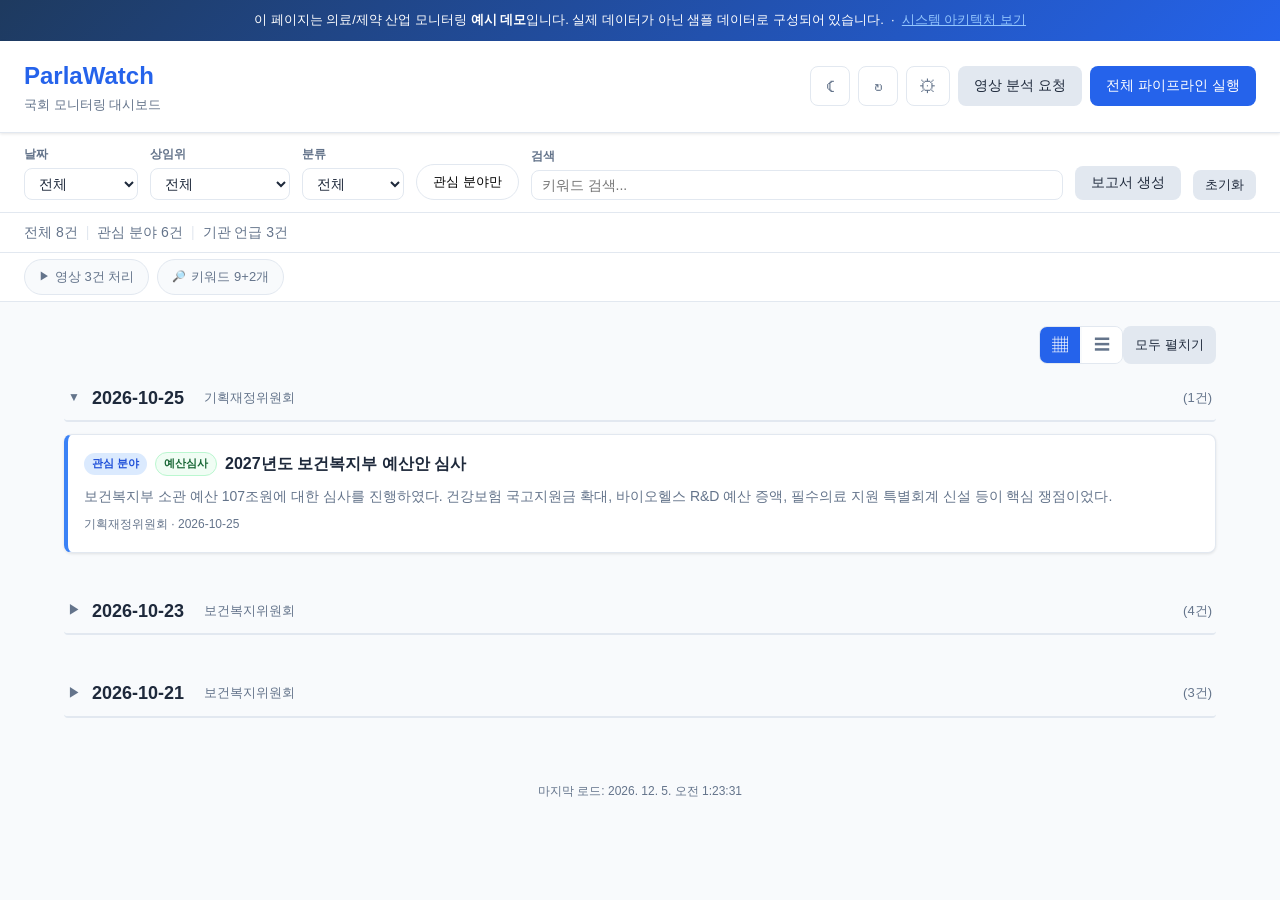
<file: docs/index.html>
<!DOCTYPE html>
<html lang="ko">
<head>
  <meta charset="UTF-8">
  <meta name="viewport" content="width=device-width, initial-scale=1.0">
  <title>ParlaWatch — 국회 모니터링 대시보드</title>
  <link rel="stylesheet" href="styles.css">
</head>
<body>
  <!-- 데모 배너 -->
  <div id="demo-banner" style="background:linear-gradient(135deg,#1e3a5f,#2563eb);color:#fff;padding:10px 24px;text-align:center;font-size:13px;">
    이 페이지는 의료/제약 산업 모니터링 <strong>예시 데모</strong>입니다. 실제 데이터가 아닌 샘플 데이터로 구성되어 있습니다.
    &nbsp;·&nbsp; <a href="architecture.html" style="color:#93c5fd;text-decoration:underline;">시스템 아키텍처 보기</a>
  </div>

  <!-- 본문 -->
  <div id="app-content">

  <!-- 헤더 -->
  <header class="header">
    <div class="header-left">
      <h1 class="header-title">ParlaWatch</h1>
      <p class="header-subtitle">국회 모니터링 대시보드</p>
    </div>
    <div class="header-right">
      <button id="btn-theme" class="btn btn-icon btn-theme" onclick="toggleTheme()" title="다크모드 전환">&#9790;</button>
      <button id="btn-refresh" class="btn btn-icon" onclick="refreshData()" title="새로고침">&#8635;</button>
      <button class="btn btn-icon" onclick="openSettingsModal()" title="설정">&#9881;</button>
      <button class="btn btn-secondary" onclick="openManualModal()">영상 분석 요청</button>
      <button id="btn-trigger" class="btn btn-primary" onclick="triggerPipeline()">
        전체 파이프라인 실행
      </button>
    </div>
  </header>

  <!-- 필터바 -->
  <div class="filter-bar">
    <div class="filter-group">
      <label for="filter-date">날짜</label>
      <select id="filter-date" onchange="applyFilters()">
        <option value="">전체</option>
      </select>
    </div>
    <div class="filter-group">
      <label for="filter-committee">상임위</label>
      <select id="filter-committee" onchange="applyFilters()">
        <option value="">전체</option>
      </select>
    </div>
    <div class="filter-group">
      <label for="filter-category">분류</label>
      <select id="filter-category" onchange="applyFilters()">
        <option value="">전체</option>
        <option value="domain">관심 분야</option>
        <option value="general">일반</option>
      </select>
    </div>
    <div class="filter-group filter-group-toggle">
      <button id="btn-domain-toggle" class="btn btn-chip" onclick="toggleDomainFilter()">관심 분야만</button>
    </div>
    <div class="filter-group filter-search">
      <label for="filter-search">검색</label>
      <input type="text" id="filter-search" placeholder="키워드 검색..." oninput="applyFilters()">
    </div>
    <div class="filter-group">
      <button class="btn btn-secondary" onclick="openReportModal()">보고서 생성</button>
    </div>
    <div class="filter-group">
      <button class="btn btn-secondary btn-sm" onclick="resetFilters()">초기화</button>
    </div>
  </div>

  <!-- 통계 요약 바 -->
  <div id="stats-bar" class="stats-bar" style="display:none;">
    <span id="stats-total">전체 0건</span>
    <span class="stats-divider">|</span>
    <span id="stats-domain">관심 분야 0건</span>
    <span class="stats-divider">|</span>
    <span id="stats-company">기관 언급 0건</span>
  </div>

  <!-- 정보 칩 -->
  <div id="info-chips" class="info-chips" style="display:none;">
    <button class="info-chip" id="chip-videos" onclick="openInfoModal('videos')">
      <span class="info-chip-icon">&#9654;</span>
      <span id="chip-videos-label">영상 0건 처리</span>
    </button>
    <button class="info-chip" id="chip-keywords" onclick="openInfoModal('keywords')">
      <span class="info-chip-icon">&#128270;</span>
      <span id="chip-keywords-label">키워드 0개</span>
    </button>
  </div>

  <!-- 정보 모달: 처리된 영상 -->
  <div id="modal-videos" class="modal" style="display:none;">
    <div class="modal-content modal-medium">
      <div class="modal-header">
        <h2>처리된 영상 목록</h2>
        <button class="modal-close" onclick="closeInfoModal('videos')">&times;</button>
      </div>
      <div class="modal-body" id="modal-videos-body"></div>
    </div>
  </div>

  <!-- 정보 모달: 키워드 -->
  <div id="modal-keywords" class="modal" style="display:none;">
    <div class="modal-content modal-medium">
      <div class="modal-header">
        <h2>모니터링 키워드</h2>
        <button class="modal-close" onclick="closeInfoModal('keywords')">&times;</button>
      </div>
      <div class="modal-body" id="modal-keywords-body"></div>
    </div>
  </div>

  <!-- 파이프라인 상태 바 -->
  <div id="pipeline-status" class="pipeline-status" style="display:none;">
    <div class="pipeline-status-inner">
      <span id="pipeline-status-icon" class="pipeline-icon">&#9696;</span>
      <span id="pipeline-status-text">파이프라인 실행 중...</span>
      <span id="pipeline-status-time" class="pipeline-time"></span>
      <a id="pipeline-status-link" class="pipeline-link" href="#" target="_blank" rel="noopener">Actions에서 보기</a>
    </div>
    <div class="pipeline-progress">
      <div id="pipeline-progress-bar" class="pipeline-progress-bar"></div>
    </div>
  </div>

  <!-- 메인 콘텐츠 -->
  <main id="main-content" class="main-content">
    <div id="loading" class="loading">데이터를 불러오는 중...</div>
    <div id="empty-state" class="empty-state" style="display:none;">
      <p>데이터가 없습니다.</p>
      <p>파이프라인을 실행하거나 잠시 후 다시 확인해 주세요.</p>
    </div>
    <div id="agenda-toolbar" class="agenda-toolbar" style="display:none;">
      <div class="view-toggle">
        <button id="btn-view-card" class="btn btn-sm btn-view active" onclick="setViewMode('card')" title="카드 뷰">&#9638;</button>
        <button id="btn-view-list" class="btn btn-sm btn-view" onclick="setViewMode('list')" title="리스트 뷰">&#9776;</button>
      </div>
      <button id="btn-toggle-all" class="btn btn-sm btn-secondary" onclick="toggleAllDetails()">모두 펼치기</button>
    </div>
    <div id="agenda-list" class="agenda-list"></div>
    <button id="btn-load-more" class="btn btn-load-more" onclick="loadMore()" style="display:none;">더보기</button>
  </main>

  <!-- 마지막 업데이트 -->
  <footer class="footer">
    <span id="last-updated"></span>
  </footer>

  <!-- 보고서 모달 -->
  <div id="report-modal" class="modal" style="display:none;">
    <div class="modal-content modal-large">
      <div class="modal-header">
        <h2>Slack 보고서 생성</h2>
        <button class="modal-close" onclick="closeReportModal()">&times;</button>
      </div>
      <div class="modal-body">
        <!-- 1단계: 필터 -->
        <div class="report-options">
          <div class="filter-group">
            <label for="report-date">날짜</label>
            <select id="report-date" onchange="loadReportAgendas()"></select>
          </div>
          <div class="filter-group">
            <label for="report-category">분류</label>
            <select id="report-category" onchange="loadReportAgendas()">
              <option value="all">전체 안건</option>
              <option value="domain">관심 분야만</option>
            </select>
          </div>
        </div>

        <!-- 2단계: 안건 선택 -->
        <div id="report-agenda-list" class="report-agenda-list"></div>
        <div class="report-agenda-actions" id="report-agenda-actions" style="display:none;">
          <button class="btn btn-sm btn-secondary" onclick="toggleReportCheckAll()">전체 선택/해제</button>
          <button class="btn btn-primary" onclick="generateReport()">선택한 안건으로 보고서 생성</button>
        </div>

        <!-- 3단계: 미리보기 -->
        <div id="report-preview" class="report-preview" style="display:none;">
          <pre id="report-text"></pre>
          <div class="report-preview-actions">
            <button class="btn btn-primary" onclick="copyReport()">클립보드 복사</button>
            <span id="copy-feedback" class="copy-feedback"></span>
          </div>
        </div>
      </div>
    </div>
  </div>

  <!-- 수동 영상 분석 모달 -->
  <div id="manual-modal" class="modal" style="display:none;">
    <div class="modal-content modal-medium">
      <div class="modal-header">
        <h2>영상 분석 요청</h2>
        <button class="modal-close" onclick="closeManualModal()">&times;</button>
      </div>
      <div class="modal-body">
        <p class="modal-description">유튜브 영상 URL만 입력하면 서버에서 자막을 자동 추출하여 AI가 분석합니다. 자막 추출이 잘 안 되는 경우에만 직접 붙여넣으세요.</p>
        <div class="form-group">
          <label for="manual-url">유튜브 URL *</label>
          <input type="text" id="manual-url" placeholder="https://www.youtube.com/watch?v=...">
        </div>
        <div class="form-row">
          <div class="form-group">
            <label for="manual-event-type">이벤트 유형</label>
            <input type="text" id="manual-event-type" list="event-type-list" placeholder="국정감사" value="국정감사">
            <datalist id="event-type-list">
              <option value="국정감사">
              <option value="업무보고">
              <option value="간담회">
              <option value="청문회">
              <option value="토론회">
              <option value="세미나">
            </datalist>
          </div>
          <div class="form-group">
            <label for="manual-date">행사 일자</label>
            <input type="date" id="manual-date">
          </div>
        </div>
        <div class="form-group">
          <label for="manual-committee">상임위/기관명</label>
          <input type="text" id="manual-committee" list="committee-list" placeholder="예: 문화체육관광위원회, 문체부, 청와대 등">
          <datalist id="committee-list">
            <option value="정무위원회">
            <option value="과학기술정보방송통신위원회">
            <option value="문화체육관광위원회">
            <option value="산업통상자원중소벤처기업위원회">
            <option value="법제사법위원회">
            <option value="보건복지위원회">
            <option value="기획재정위원회">
            <option value="기후에너지환경노동위원회">
            <option value="문화체육관광부">
            <option value="과학기술정보통신부">
          </datalist>
        </div>

        <div id="manual-subtitle-status" class="subtitle-status" style="display:none;"></div>

        <!-- 자막 수동 입력 (접힘) -->
        <details class="transcript-guide" id="transcript-guide">
          <summary class="transcript-guide-toggle">자막 직접 붙여넣기 (선택사항)</summary>
          <div class="transcript-guide-body">
            <p class="manual-subtitle-hint">서버 자동 추출이 실패할 경우, YouTube에서 직접 자막을 복사하여 붙여넣을 수 있습니다.</p>
            <div class="form-group" style="margin-bottom:8px;">
              <textarea id="manual-subtitle" rows="6" placeholder="YouTube 영상 → 더보기 → 스크립트 보기 → 전체 선택(Ctrl+A) → 복사(Ctrl+C) → 여기에 붙여넣기(Ctrl+V)"></textarea>
              <p class="form-hint" id="manual-char-count"></p>
            </div>
          </div>
        </details>

        <button id="btn-manual-submit" class="btn btn-primary btn-full" onclick="submitManualVideo()">분석 요청</button>
      </div>
    </div>
  </div>

  <!-- 설정 모달 -->
  <div id="settings-modal" class="modal" style="display:none;">
    <div class="modal-content modal-small">
      <div class="modal-header">
        <h2>설정</h2>
        <button class="modal-close" onclick="closeSettingsModal()">&times;</button>
      </div>
      <div class="modal-body">
        <p class="modal-description">파이프라인 실행에 필요한 GitHub Personal Access Token을 입력하세요. 브라우저에 저장되며 외부로 전송되지 않습니다.</p>
        <div class="form-group">
          <label for="settings-pat">GitHub PAT (workflow scope)</label>
          <input type="password" id="settings-pat" placeholder="ghp_...">
        </div>
        <button class="btn btn-primary btn-full" onclick="saveSettings()">저장</button>
      </div>
    </div>
  </div>

  <!-- 파이프라인 실행 확인 모달 -->
  <div id="confirm-modal" class="modal" style="display:none;">
    <div class="modal-content modal-small">
      <div class="modal-header">
        <h2>파이프라인 실행 확인</h2>
        <button class="modal-close" onclick="cancelPipeline()">&times;</button>
      </div>
      <div class="modal-body">
        <p class="confirm-description">전체 파이프라인을 실행하면 다음 작업이 수행됩니다:</p>
        <ul class="confirm-list">
          <li>대상 상임위 국회 영상을 자동으로 검색</li>
          <li>자막 추출 후 AI가 관심 분야 관련 내용 분석</li>
          <li>분석 결과를 Google Sheets에 저장</li>
        </ul>
        <p class="confirm-note">GitHub Actions 워크플로우가 실행되며, 완료까지 수 분이 소요될 수 있습니다.</p>
        <div class="confirm-actions">
          <button class="btn btn-secondary" onclick="cancelPipeline()">취소</button>
          <button class="btn btn-primary" onclick="confirmPipeline()">실행</button>
        </div>
      </div>
    </div>
  </div>

  <!-- 맨 위로 버튼 -->
  <button id="btn-scroll-top" class="btn-scroll-top" onclick="scrollToTop()" title="맨 위로">&#9650;</button>

  <!-- 알림 -->
  <div id="notification" class="notification" style="display:none;"></div>

  </div><!-- /app-content -->

  <script>/* auth removed for demo */</script>
  <script src="config.js"></script>
  <script src="app.js"></script>
  <script src="report.js"></script>
  <script src="trigger.js"></script>
</body>
</html>
</file>
<file: docs/styles.css>
/* ================================================
   ParlaWatch 대시보드 스타일
   ================================================ */

:root {
  --color-primary: #2563eb;
  --color-primary-hover: #1d4ed8;
  --color-domain: #3b82f6;
  --color-company: #f59e0b;
  --color-bg: #f8fafc;
  --color-surface: #ffffff;
  --color-border: #e2e8f0;
  --color-text: #1e293b;
  --color-text-secondary: #64748b;
  --color-error: #ef4444;
  --color-success: #22c55e;
  --radius: 8px;
  --shadow: 0 1px 3px rgba(0, 0, 0, 0.1);
}

[data-theme="dark"] {
  --color-primary: #1d9bd1;
  --color-primary-hover: #4db8e0;
  --color-domain: #1d9bd1;
  --color-company: #e8a230;
  --color-bg: #1a1d21;
  --color-surface: #222529;
  --color-border: #383a3e;
  --color-text: #d1d2d3;
  --color-text-secondary: #9a9b9d;
  --color-error: #e05555;
  --color-success: #2eb67d;
  --shadow: 0 1px 3px rgba(0, 0, 0, 0.4);
}

* {
  margin: 0;
  padding: 0;
  box-sizing: border-box;
}

body {
  font-family: -apple-system, BlinkMacSystemFont, 'Segoe UI', Roboto, sans-serif;
  background: var(--color-bg);
  color: var(--color-text);
  line-height: 1.6;
}

/* ── 헤더 ── */
.header {
  display: flex;
  justify-content: space-between;
  align-items: center;
  padding: 16px 24px;
  background: var(--color-surface);
  border-bottom: 1px solid var(--color-border);
  box-shadow: var(--shadow);
  position: sticky;
  top: 0;
  z-index: 100;
}

.header-title {
  font-size: 24px;
  font-weight: 700;
  color: var(--color-primary);
}

.header-subtitle {
  font-size: 13px;
  color: var(--color-text-secondary);
}

/* ── 파이프라인 상태 바 ── */
.pipeline-status {
  background: #eff6ff;
  border-bottom: 1px solid #bfdbfe;
  padding: 10px 24px;
}

.pipeline-status.running {
  background: #eff6ff;
  border-bottom-color: #93c5fd;
}

.pipeline-status.success {
  background: #f0fdf4;
  border-bottom-color: #86efac;
}

.pipeline-status.failed {
  background: #fef2f2;
  border-bottom-color: #fca5a5;
}

.pipeline-status-inner {
  display: flex;
  align-items: center;
  gap: 10px;
  font-size: 14px;
}

.pipeline-icon {
  font-size: 18px;
  display: inline-block;
}

.pipeline-status.running .pipeline-icon {
  animation: spin 1.5s linear infinite;
}

@keyframes spin {
  from { transform: rotate(0deg); }
  to { transform: rotate(360deg); }
}

.pipeline-time {
  color: var(--color-text-secondary);
  font-size: 12px;
}

.pipeline-link {
  margin-left: auto;
  font-size: 13px;
  color: var(--color-primary);
  text-decoration: none;
}

.pipeline-link:hover {
  text-decoration: underline;
}

.pipeline-progress {
  margin-top: 6px;
  height: 3px;
  background: #dbeafe;
  border-radius: 2px;
  overflow: hidden;
}

.pipeline-status.success .pipeline-progress,
.pipeline-status.failed .pipeline-progress {
  display: none;
}

.pipeline-progress-bar {
  height: 100%;
  background: var(--color-primary);
  border-radius: 2px;
  width: 0%;
  animation: progress-indeterminate 2s ease-in-out infinite;
}

@keyframes progress-indeterminate {
  0% { width: 0%; margin-left: 0; }
  50% { width: 40%; margin-left: 30%; }
  100% { width: 0%; margin-left: 100%; }
}

/* ── 버튼 ── */
.btn {
  padding: 8px 16px;
  border: none;
  border-radius: var(--radius);
  font-size: 14px;
  font-weight: 500;
  cursor: pointer;
  transition: background 0.2s, transform 0.1s;
}

.btn:focus-visible {
  outline: 2px solid var(--color-primary);
  outline-offset: 2px;
}

.btn-primary {
  background: var(--color-primary);
  color: white;
}

.btn-primary:hover {
  background: var(--color-primary-hover);
}

.btn-primary:active {
  transform: scale(0.97);
}

.btn-secondary {
  background: var(--color-border);
  color: var(--color-text);
}

.btn-secondary:hover {
  background: #cbd5e1;
}

.btn-secondary:active {
  transform: scale(0.97);
}

.btn-sm {
  padding: 6px 12px;
  font-size: 13px;
}

.btn-chip {
  border-radius: 20px;
  border: 1px solid var(--color-border);
  background: transparent;
  font-size: 13px;
  padding: 8px 16px;
  cursor: pointer;
  transition: background 0.2s, color 0.2s;
}

.btn-chip.active {
  background: var(--color-domain);
  color: white;
  border-color: var(--color-domain);
}

.filter-group-toggle {
  align-self: flex-end;
}

/* ── 통계 요약 바 ── */
.stats-bar {
  display: flex;
  gap: 8px;
  align-items: center;
  padding: 8px 24px;
  background: var(--color-surface);
  border-bottom: 1px solid var(--color-border);
  font-size: 14px;
  color: var(--color-text-secondary);
}

.stats-divider {
  color: var(--color-border);
}

/* ── 안건 툴바 ── */
.agenda-toolbar {
  display: flex;
  justify-content: flex-end;
  margin-bottom: 12px;
}

/* ── 필터바 ── */
.filter-bar {
  display: flex;
  flex-wrap: wrap;
  gap: 12px;
  padding: 12px 24px;
  background: var(--color-surface);
  border-bottom: 1px solid var(--color-border);
  align-items: flex-end;
}

.filter-group {
  display: flex;
  flex-direction: column;
  gap: 4px;
}

.filter-group label {
  font-size: 12px;
  font-weight: 600;
  color: var(--color-text-secondary);
  text-transform: uppercase;
}

.filter-group select,
.filter-group input {
  padding: 6px 10px;
  border: 1px solid var(--color-border);
  border-radius: var(--radius);
  font-size: 14px;
  background: var(--color-surface);
  color: var(--color-text);
}

.filter-search {
  flex: 1;
  min-width: 200px;
}

.filter-search input {
  width: 100%;
}

/* ── 메인 콘텐츠 ── */
.main-content {
  max-width: 1200px;
  margin: 0 auto;
  padding: 24px;
}

.loading,
.empty-state {
  text-align: center;
  padding: 80px 24px;
  color: var(--color-text-secondary);
}

.empty-state::before {
  content: '📋';
  display: block;
  font-size: 48px;
  margin-bottom: 16px;
  opacity: 0.6;
}

.empty-state p:first-child {
  font-size: 18px;
  font-weight: 600;
  margin-bottom: 8px;
}

/* ── 뷰 토글 ── */
.view-toggle {
  display: flex;
  gap: 2px;
  border: 1px solid var(--color-border);
  border-radius: var(--radius);
  overflow: hidden;
}

.btn-view {
  background: var(--color-surface);
  border: none;
  border-radius: 0;
  padding: 6px 12px;
  font-size: 16px;
  color: var(--color-text-secondary);
  cursor: pointer;
  line-height: 1;
  transition: background 0.15s, color 0.15s;
  min-height: 36px;
}

.btn-view:hover {
  background: var(--color-bg);
}

.btn-view.active {
  background: var(--color-primary);
  color: white;
}

/* ── 리스트 뷰 아이템 ── */
.agenda-list-item {
  display: flex;
  align-items: center;
  flex-wrap: wrap;
  gap: 6px 8px;
  padding: 10px 16px;
  border-bottom: 1px solid var(--color-border);
  cursor: pointer;
  font-size: 14px;
  background: var(--color-surface);
  transition: background 0.15s;
}

.agenda-list-item:first-child {
  border-top-left-radius: var(--radius);
  border-top-right-radius: var(--radius);
}

.agenda-list-item:last-child {
  border-bottom-left-radius: var(--radius);
  border-bottom-right-radius: var(--radius);
  border-bottom: none;
}

.agenda-list-item:hover {
  background: var(--color-bg);
}

.agenda-list-item.domain {
  border-left: 3px solid var(--color-domain);
}

.agenda-list-item.company-mentioned .agenda-list-star {
  color: var(--color-company);
}

.agenda-list-star {
  color: transparent;
  font-size: 14px;
  flex-shrink: 0;
}

.agenda-list-item .agenda-badge {
  flex-shrink: 0;
}

.agenda-list-item .agenda-title {
  flex: 1;
  min-width: 0;
  white-space: nowrap;
  overflow: hidden;
  text-overflow: ellipsis;
}

.agenda-list-item .agenda-meta {
  flex-shrink: 0;
  font-size: 12px;
  color: var(--color-text-secondary);
  white-space: nowrap;
}

.agenda-list-item .agenda-detail {
  flex-basis: 100%;
}

/* 리스트 뷰의 date-group-body는 border로 감싸기 */
.view-list .date-group-body {
  border: 1px solid var(--color-border);
  border-radius: var(--radius);
  overflow: hidden;
}

/* ── 더보기 버튼 ── */
.btn-load-more {
  display: block;
  width: 100%;
  padding: 14px;
  margin-top: 16px;
  background: var(--color-surface);
  border: 1px dashed var(--color-border);
  border-radius: var(--radius);
  color: var(--color-primary);
  font-size: 14px;
  font-weight: 600;
  cursor: pointer;
  text-align: center;
  transition: background 0.2s;
}

.btn-load-more:hover {
  background: #eff6ff;
}

/* ── 안건 카드 ── */
.agenda-list {
  display: flex;
  flex-direction: column;
  gap: 12px;
}

.date-group {
  margin-bottom: 24px;
}

.date-group-header {
  font-size: 18px;
  font-weight: 700;
  padding: 8px 4px;
  margin-bottom: 12px;
  border-bottom: 2px solid var(--color-border);
  color: var(--color-text);
  cursor: pointer;
  user-select: none;
  display: flex;
  align-items: center;
  gap: 8px;
  border-radius: 4px;
}

.date-group-header:hover {
  background: var(--color-bg);
}

.date-group-chevron {
  font-size: 12px;
  color: var(--color-text-secondary);
  width: 16px;
  flex-shrink: 0;
}

.date-group-count {
  font-size: 13px;
  color: var(--color-text-secondary);
  font-weight: 400;
  margin-left: auto;
}

.date-group.collapsed .date-group-body {
  display: none;
}

.date-group.collapsed .date-group-header {
  margin-bottom: 0;
}

.committee-label {
  font-size: 13px;
  color: var(--color-text-secondary);
  font-weight: 400;
  margin-left: 12px;
}

.agenda-card {
  background: var(--color-surface);
  border: 1px solid var(--color-border);
  border-radius: var(--radius);
  padding: 16px;
  box-shadow: var(--shadow);
  cursor: pointer;
  transition: box-shadow 0.2s, border-color 0.2s;
}

.agenda-card:hover {
  box-shadow: 0 4px 12px rgba(0, 0, 0, 0.1);
  border-color: var(--color-primary);
}

.agenda-card.domain {
  border-left: 4px solid var(--color-domain);
}

.agenda-card.company-mentioned {
  position: relative;
}

.agenda-card.company-mentioned::after {
  content: '★';
  position: absolute;
  top: 12px;
  right: 16px;
  color: var(--color-company);
  font-size: 18px;
}

.agenda-header {
  display: flex;
  align-items: center;
  gap: 8px;
  margin-bottom: 8px;
}

.agenda-badge {
  font-size: 11px;
  font-weight: 600;
  padding: 2px 8px;
  border-radius: 12px;
  text-transform: uppercase;
}

.agenda-badge.domain {
  background: #dbeafe;
  color: #1d4ed8;
}

.agenda-badge.general {
  background: #f1f5f9;
  color: #64748b;
}

.agenda-badge.event-type {
  background: #f0fdf4;
  color: #166534;
  border: 1px solid #bbf7d0;
}

.agenda-title {
  font-size: 16px;
  font-weight: 600;
}

.agenda-summary {
  font-size: 14px;
  color: var(--color-text-secondary);
  margin-bottom: 8px;
}

.agenda-meta {
  font-size: 12px;
  color: var(--color-text-secondary);
}

/* ── 안건 상세 (펼침 애니메이션) ── */
.agenda-detail {
  max-height: 0;
  opacity: 0;
  overflow: hidden;
  margin-top: 0;
  padding-top: 0;
  border-top: 1px solid transparent;
  transition: max-height 0.35s ease, opacity 0.25s ease, margin-top 0.25s ease, padding-top 0.25s ease, border-color 0.25s ease;
}

.agenda-detail.open {
  max-height: 5000px;
  opacity: 1;
  margin-top: 12px;
  padding-top: 12px;
  border-top-color: var(--color-border);
}

.company-highlight {
  background: #fef3c7;
  padding: 8px 12px;
  border-radius: var(--radius);
  margin-bottom: 12px;
  font-size: 14px;
  border-left: 3px solid var(--color-company);
}

.company-highlight::before {
  content: '※ ';
  font-weight: 700;
}

.statement {
  padding: 8px 0;
  border-bottom: 1px solid #f1f5f9;
}

.statement:last-child {
  border-bottom: none;
}

.statement-speaker {
  font-weight: 600;
  font-size: 14px;
}

.statement-party {
  font-size: 12px;
  color: var(--color-text-secondary);
  margin-left: 4px;
}

.statement-role {
  font-size: 11px;
  padding: 1px 6px;
  border-radius: 4px;
  margin-left: 6px;
}

.statement-role.questioner {
  background: #fee2e2;
  color: #dc2626;
}

.statement-role.respondent {
  background: #e0f2fe;
  color: #0284c7;
}

.statement-content {
  font-size: 14px;
  color: var(--color-text);
  margin-top: 4px;
  padding-left: 16px;
}

.news-section {
  margin-top: 12px;
}

.news-section-title {
  font-size: 13px;
  font-weight: 600;
  color: var(--color-text-secondary);
  margin-bottom: 6px;
}

.news-item {
  font-size: 13px;
  padding: 6px 0;
  line-height: 1.6;
}

.news-item a {
  color: var(--color-primary);
  text-decoration: none;
}

.news-item a:hover {
  text-decoration: underline;
}

.news-publisher {
  font-size: 11px;
  color: var(--color-text-secondary);
  margin-left: 6px;
}

/* ── 검색 하이라이트 ── */
mark {
  background: #fef08a;
  padding: 0 2px;
  border-radius: 2px;
}

/* ── 푸터 ── */
.footer {
  text-align: center;
  padding: 16px;
  font-size: 12px;
  color: var(--color-text-secondary);
}

/* ── 모달 ── */
.modal {
  position: fixed;
  top: 0;
  left: 0;
  width: 100%;
  height: 100%;
  background: rgba(0, 0, 0, 0.5);
  backdrop-filter: blur(4px);
  -webkit-backdrop-filter: blur(4px);
  z-index: 200;
  display: flex;
  justify-content: center;
  align-items: center;
  animation: modalBgIn 0.2s ease-out;
}

.modal.closing {
  animation: modalBgOut 0.2s ease-in forwards;
}

.modal-content {
  background: var(--color-surface);
  border-radius: var(--radius);
  width: 90%;
  max-width: 800px;
  max-height: 90vh;
  overflow-y: auto;
  box-shadow: 0 20px 60px rgba(0, 0, 0, 0.2);
  animation: modalSlideIn 0.25s ease-out;
}

.modal.closing .modal-content {
  animation: modalSlideOut 0.2s ease-in forwards;
}

.modal-header {
  display: flex;
  justify-content: space-between;
  align-items: center;
  padding: 16px 24px;
  border-bottom: 1px solid var(--color-border);
}

.modal-header h2 {
  font-size: 18px;
}

.modal-close {
  background: none;
  border: none;
  font-size: 24px;
  cursor: pointer;
  color: var(--color-text-secondary);
}

.modal-body {
  padding: 24px;
}

.report-options {
  display: flex;
  gap: 12px;
  align-items: flex-end;
  flex-wrap: wrap;
  margin-bottom: 16px;
}

.report-preview {
  margin-top: 16px;
}

.report-preview pre {
  background: var(--color-bg);
  border: 1px solid var(--color-border);
  border-radius: var(--radius);
  padding: 16px;
  font-size: 13px;
  line-height: 1.8;
  white-space: pre-wrap;
  word-break: break-word;
  max-height: 400px;
  overflow-y: auto;
  margin-bottom: 12px;
  font-family: 'Malgun Gothic', sans-serif;
}

.copy-feedback {
  font-size: 13px;
  color: var(--color-success);
  margin-left: 8px;
}

/* ── 보고서 모달 큰 크기 ── */
.modal-large {
  max-width: 700px;
}

/* ── 보고서 안건 선택 ── */
.report-agenda-list {
  margin: 16px 0;
  max-height: 320px;
  overflow-y: auto;
  border: 1px solid var(--color-border);
  border-radius: var(--radius);
}

.report-empty {
  padding: 24px;
  text-align: center;
  color: var(--color-text-secondary);
  font-size: 14px;
}

.report-comm-group {
  border-bottom: 1px solid var(--color-border);
}

.report-comm-group:last-child {
  border-bottom: none;
}

.report-comm-header {
  font-size: 13px;
  font-weight: 700;
  padding: 8px 14px;
  background: var(--color-bg);
  color: var(--color-text-secondary);
  position: sticky;
  top: 0;
  z-index: 1;
}

.report-agenda-item {
  display: flex;
  align-items: flex-start;
  gap: 10px;
  padding: 10px 14px;
  cursor: pointer;
  border-bottom: 1px solid #f1f5f9;
  transition: background 0.15s;
}

.report-agenda-item:hover {
  background: #f8fafc;
}

.report-agenda-item:last-child {
  border-bottom: none;
}

.report-agenda-item input[type="checkbox"] {
  margin-top: 3px;
  flex-shrink: 0;
}

.report-agenda-title {
  font-size: 14px;
  font-weight: 500;
  display: flex;
  align-items: center;
  gap: 6px;
  min-width: 0;
}

.report-agenda-summary {
  font-size: 12px;
  color: var(--color-text-secondary);
  margin-left: auto;
  flex-shrink: 0;
  max-width: 200px;
  text-align: right;
  white-space: nowrap;
  overflow: hidden;
  text-overflow: ellipsis;
}

.report-badge {
  font-size: 10px;
  font-weight: 600;
  padding: 1px 6px;
  border-radius: 8px;
  flex-shrink: 0;
}

.report-badge.domain {
  background: #dbeafe;
  color: #1d4ed8;
}

.report-badge.company {
  background: #fef3c7;
  color: #92400e;
}

.report-agenda-actions {
  display: flex;
  gap: 8px;
  align-items: center;
  justify-content: space-between;
  margin-bottom: 12px;
}

.report-preview-actions {
  display: flex;
  align-items: center;
  gap: 8px;
  margin-top: 12px;
}

/* ── 수동 분석 모달 폼 ── */
.modal-small {
  max-width: 500px;
}

.modal-description {
  font-size: 13px;
  color: var(--color-text-secondary);
  margin-bottom: 16px;
  line-height: 1.5;
}

.form-group {
  display: flex;
  flex-direction: column;
  gap: 4px;
  margin-bottom: 12px;
}

.form-group label {
  font-size: 13px;
  font-weight: 600;
  color: var(--color-text);
}

.form-group input,
.form-group select {
  padding: 10px 12px;
  border: 1px solid var(--color-border);
  border-radius: var(--radius);
  font-size: 14px;
  width: 100%;
}

.form-group input:focus,
.form-group select:focus {
  outline: none;
  border-color: var(--color-primary);
  box-shadow: 0 0 0 3px rgba(37, 99, 235, 0.1);
}

.form-row {
  display: flex;
  gap: 12px;
}

.form-row .form-group {
  flex: 1;
}

.btn-icon {
  background: none;
  border: 1px solid var(--color-border);
  border-radius: var(--radius);
  padding: 8px 12px;
  font-size: 18px;
  cursor: pointer;
  color: var(--color-text-secondary);
  min-width: 40px;
  min-height: 40px;
}

.btn-icon:hover {
  background: var(--color-border);
}

.btn-icon:active {
  transform: scale(0.93);
}

.btn-full {
  width: 100%;
  padding: 12px;
  font-size: 15px;
  margin-top: 4px;
}

.subtitle-status {
  padding: 8px 12px;
  margin-bottom: 12px;
  border-radius: var(--radius);
  font-size: 13px;
  background: #eff6ff;
  color: #1d4ed8;
  border: 1px solid #bfdbfe;
}

.form-group textarea {
  padding: 10px 12px;
  border: 1px solid var(--color-border);
  border-radius: var(--radius);
  font-size: 13px;
  width: 100%;
  resize: vertical;
  font-family: inherit;
}

.form-group textarea:focus {
  outline: none;
  border-color: var(--color-primary);
  box-shadow: 0 0 0 3px rgba(37, 99, 235, 0.1);
}

.form-hint {
  font-size: 12px;
  color: var(--color-text-secondary);
  margin-top: 4px;
}

.input-with-btn {
  display: flex;
  gap: 8px;
}

.input-with-btn input {
  flex: 1;
}

.input-with-btn .btn {
  white-space: nowrap;
  flex-shrink: 0;
}

.subtitle-status-error {
  background: #fef2f2;
  color: #991b1b;
  border-color: #fca5a5;
}

/* ── 모달 중간 크기 ── */
.modal-medium {
  max-width: 580px;
}

/* ── 스크립트 복사 안내 ── */
.transcript-guide {
  margin-bottom: 16px;
  border: 1px solid var(--color-border);
  border-radius: var(--radius);
  overflow: hidden;
}

.transcript-guide-toggle {
  padding: 10px 14px;
  font-size: 13px;
  font-weight: 600;
  color: var(--color-primary);
  cursor: pointer;
  background: var(--color-bg);
  list-style: none;
  display: flex;
  align-items: center;
  gap: 6px;
}

.transcript-guide-toggle::before {
  content: '\25B6';
  font-size: 10px;
  transition: transform 0.2s;
}

.transcript-guide[open] .transcript-guide-toggle::before {
  transform: rotate(90deg);
}

.transcript-guide-toggle:hover {
  background: #eff6ff;
}

.transcript-guide-body {
  padding: 12px 16px;
  border-top: 1px solid var(--color-border);
}

.transcript-steps {
  margin: 0;
  padding-left: 20px;
  display: flex;
  flex-direction: column;
  gap: 10px;
}

.transcript-steps li {
  font-size: 13px;
  line-height: 1.5;
}

.transcript-steps li strong {
  display: block;
  color: var(--color-text);
}

.transcript-steps li p {
  margin: 2px 0 0;
  color: var(--color-text-secondary);
}

.guide-highlight {
  background: #fef3c7;
  padding: 1px 6px;
  border-radius: 3px;
  font-weight: 600;
  font-size: 12px;
}

.manual-subtitle-hint {
  font-size: 13px;
  color: var(--color-text-secondary);
  margin-bottom: 10px;
  line-height: 1.5;
}

.transcript-guide kbd {
  display: inline-block;
  padding: 1px 5px;
  font-size: 11px;
  font-family: monospace;
  background: #f1f5f9;
  border: 1px solid #cbd5e1;
  border-radius: 3px;
  box-shadow: 0 1px 0 #94a3b8;
}

.header-right {
  display: flex;
  gap: 8px;
}

/* ── 맨 위로 버튼 ── */
.btn-scroll-top {
  position: fixed;
  bottom: 24px;
  right: 24px;
  width: 44px;
  height: 44px;
  border-radius: 50%;
  background: var(--color-primary);
  color: white;
  border: none;
  font-size: 18px;
  cursor: pointer;
  box-shadow: 0 2px 8px rgba(0, 0, 0, 0.2);
  opacity: 0;
  visibility: hidden;
  transition: opacity 0.3s, visibility 0.3s;
  z-index: 150;
}

.btn-scroll-top.visible {
  opacity: 1;
  visibility: visible;
}

.btn-scroll-top:hover {
  background: var(--color-primary-hover);
}

/* ── 알림 ── */
.notification {
  position: fixed;
  bottom: 80px;
  right: 24px;
  padding: 12px 20px;
  border-radius: var(--radius);
  font-size: 14px;
  box-shadow: 0 4px 12px rgba(0, 0, 0, 0.15);
  z-index: 300;
  animation: toastSlideIn 0.3s ease-out;
}

.notification.hiding {
  animation: toastSlideOut 0.3s ease-in forwards;
}

.notification.success {
  background: #dcfce7;
  color: #166534;
}

.notification.error {
  background: #fee2e2;
  color: #991b1b;
}

.notification.info {
  background: #dbeafe;
  color: #1e40af;
}

/* ── 비밀번호 게이트 ── */
.auth-gate {
  position: fixed;
  top: 0;
  left: 0;
  width: 100%;
  height: 100%;
  background: var(--color-bg);
  z-index: 9999;
  display: flex;
  justify-content: center;
  align-items: center;
}

.auth-box {
  background: var(--color-surface);
  border: 1px solid var(--color-border);
  border-radius: var(--radius);
  padding: 40px 32px;
  width: 320px;
  text-align: center;
  box-shadow: 0 8px 24px rgba(0, 0, 0, 0.12);
}

.auth-title {
  font-size: 24px;
  font-weight: 700;
  color: var(--color-primary);
  margin-bottom: 8px;
}

.auth-desc {
  font-size: 14px;
  color: var(--color-text-secondary);
  margin-bottom: 20px;
}

.auth-input {
  width: 100%;
  padding: 10px 12px;
  border: 1px solid var(--color-border);
  border-radius: var(--radius);
  font-size: 16px;
  text-align: center;
  margin-bottom: 12px;
}

.auth-input:focus {
  outline: none;
  border-color: var(--color-primary);
  box-shadow: 0 0 0 3px rgba(37, 99, 235, 0.1);
}

.auth-error {
  font-size: 13px;
  color: var(--color-error);
  margin-top: 8px;
}

/* ── 다크모드 오버라이드 (Slack 스타일 중성 회색) ── */
[data-theme="dark"] .filter-group select,
[data-theme="dark"] .filter-group input {
  background: var(--color-surface);
  color: var(--color-text);
  border-color: var(--color-border);
}

[data-theme="dark"] .agenda-badge.domain {
  background: #1a3a4a;
  color: #5ec4e8;
}

[data-theme="dark"] .agenda-badge.general {
  background: #2e3034;
  color: #9a9b9d;
}

[data-theme="dark"] .agenda-badge.event-type {
  background: #1a3329;
  color: #6ec89b;
  border-color: #2a5940;
}

[data-theme="dark"] .company-highlight {
  background: #3a2e1a;
  border-left-color: var(--color-company);
}

[data-theme="dark"] .statement {
  border-bottom-color: var(--color-border);
}

[data-theme="dark"] .statement-role.questioner {
  background: #3d2424;
  color: #e88b8b;
}

[data-theme="dark"] .statement-role.respondent {
  background: #1a3340;
  color: #7ac4e0;
}

[data-theme="dark"] mark {
  background: #5a4420;
  color: #f0d87a;
}

[data-theme="dark"] .pipeline-status {
  background: #1a2e3a;
  border-bottom-color: #2a4555;
}

[data-theme="dark"] .pipeline-status.success {
  background: #1a3329;
  border-bottom-color: #2a5940;
}

[data-theme="dark"] .pipeline-status.failed {
  background: #3d2424;
  border-bottom-color: #5a3030;
}

[data-theme="dark"] .pipeline-progress {
  background: #2e3034;
}


[data-theme="dark"] .report-agenda-item {
  border-bottom-color: var(--color-border);
}

[data-theme="dark"] .report-agenda-item:hover {
  background: #1a1d21;
}

[data-theme="dark"] .report-badge.domain {
  background: #1a3a4a;
  color: #5ec4e8;
}

[data-theme="dark"] .report-badge.company {
  background: #3a2e1a;
  color: #e8a230;
}

[data-theme="dark"] .notification.success {
  background: #1a3329;
  color: #6ec89b;
}

[data-theme="dark"] .notification.error {
  background: #3d2424;
  color: #e88b8b;
}

[data-theme="dark"] .notification.info {
  background: #1a2e3a;
  color: #5ec4e8;
}

[data-theme="dark"] .subtitle-status {
  background: #1a2e3a;
  color: #5ec4e8;
  border-color: #2a4555;
}


[data-theme="dark"] .transcript-guide-toggle:hover {
  background: #2e3034;
}

[data-theme="dark"] .btn-load-more:hover {
  background: #2e3034;
}

[data-theme="dark"] .btn-secondary {
  background: var(--color-border);
  color: var(--color-text);
}

[data-theme="dark"] .btn-secondary:hover {
  background: #4a4c50;
}

[data-theme="dark"] .btn-icon {
  color: var(--color-text-secondary);
  border-color: var(--color-border);
}

[data-theme="dark"] .btn-icon:hover {
  background: var(--color-border);
}

[data-theme="dark"] .date-group-header:hover {
  background: #2e3034;
}

[data-theme="dark"] .auth-input {
  background: var(--color-surface);
  color: var(--color-text);
  border-color: var(--color-border);
}

[data-theme="dark"] .form-group input,
[data-theme="dark"] .form-group select,
[data-theme="dark"] .form-group textarea {
  background: var(--color-bg);
  color: var(--color-text);
  border-color: var(--color-border);
}

[data-theme="dark"] .btn-view {
  background: var(--color-surface);
  color: var(--color-text-secondary);
}

[data-theme="dark"] .btn-view:hover {
  background: #2e3034;
}

[data-theme="dark"] .btn-view.active {
  background: var(--color-primary);
  color: white;
}

[data-theme="dark"] .info-chip {
  background: var(--color-bg);
}

[data-theme="dark"] .info-chip:hover {
  background: #2e3034;
}

[data-theme="dark"] .info-chip.active {
  background: #1a2e3a;
}

[data-theme="dark"] .keyword-tag {
  background: #2e3034;
  color: var(--color-text);
}

[data-theme="dark"] .keyword-tag.exclude {
  background: #3d2424;
  color: #e88b8b;
}

[data-theme="dark"] .keyword-tag.user-added {
  background: #1a2e3a;
  color: var(--color-primary);
}

[data-theme="dark"] .keyword-tag.user-added.exclude {
  background: #3d2424;
  color: #e88b8b;
  border-color: var(--color-error);
}

[data-theme="dark"] .status-badge.success {
  background: #1a3329;
  color: #6ec89b;
}

[data-theme="dark"] .status-badge.error {
  background: #3d2424;
  color: #e88b8b;
}

[data-theme="dark"] .status-badge.no_subtitle {
  background: #3a2e1a;
  color: #e8a230;
}

[data-theme="dark"] .transcript-guide kbd {
  background: #2e3034;
  border-color: #4a4c50;
  box-shadow: 0 1px 0 #1a1d21;
  color: var(--color-text);
}

/* ── 정보 칩 ── */
.info-chips {
  display: flex;
  gap: 8px;
  align-items: center;
  padding: 6px 24px;
  background: var(--color-surface);
  border-bottom: 1px solid var(--color-border);
}

.info-chip {
  display: inline-flex;
  align-items: center;
  gap: 5px;
  padding: 8px 14px;
  border-radius: 20px;
  border: 1px solid var(--color-border);
  background: var(--color-bg);
  font-size: 13px;
  color: var(--color-text-secondary);
  cursor: pointer;
  transition: background 0.2s, border-color 0.2s;
}

.info-chip:hover {
  background: var(--color-border);
}

.info-chip.active {
  border-color: var(--color-primary);
  color: var(--color-primary);
}

.info-chip-icon {
  font-size: 11px;
}


/* ── 정보 테이블 ── */
.info-table {
  width: 100%;
  border-collapse: collapse;
  font-size: 13px;
}

.info-table th {
  text-align: left;
  font-weight: 600;
  color: var(--color-text-secondary);
  font-size: 11px;
  text-transform: uppercase;
  padding: 6px 8px;
  border-bottom: 2px solid var(--color-border);
  white-space: nowrap;
}

.info-table td {
  padding: 6px 8px;
  border-bottom: 1px solid var(--color-border);
  vertical-align: top;
}

.info-table tr:last-child td {
  border-bottom: none;
}

.info-table a {
  color: var(--color-primary);
  text-decoration: none;
}

.info-table a:hover {
  text-decoration: underline;
}

/* ── 상태 뱃지 ── */
.status-badge {
  font-size: 11px;
  padding: 1px 6px;
  border-radius: 4px;
  white-space: nowrap;
}

.status-badge.success { background: #dcfce7; color: #166534; }
.status-badge.error { background: #fee2e2; color: #991b1b; }
.status-badge.no_subtitle { background: #fef3c7; color: #92400e; }

/* ── 키워드 태그 ── */
.keyword-section {
  margin-bottom: 16px;
}

.keyword-section:last-child {
  margin-bottom: 0;
}

.keyword-section-title {
  font-size: 12px;
  font-weight: 600;
  color: var(--color-text-secondary);
  margin-bottom: 8px;
}

.keyword-tags {
  display: flex;
  flex-wrap: wrap;
  gap: 6px;
}

.keyword-tag {
  display: inline-block;
  padding: 2px 10px;
  border-radius: 12px;
  font-size: 12px;
  background: #f1f5f9;
  color: var(--color-text);
}

.keyword-tag.exclude {
  background: #fee2e2;
  color: #991b1b;
  text-decoration: line-through;
}

.keyword-tag.user-added {
  border: 1px dashed var(--color-primary);
  background: #eff6ff;
  color: var(--color-primary);
}

.keyword-tag.user-added.exclude {
  border-color: var(--color-error);
  background: #fef2f2;
  color: #991b1b;
}

/* ── 확인 모달 ── */
.confirm-description {
  font-size: 14px;
  color: var(--color-text);
  margin-bottom: 12px;
}

.confirm-list {
  margin: 0 0 12px 20px;
  font-size: 13px;
  color: var(--color-text);
  line-height: 1.8;
}

.confirm-note {
  font-size: 12px;
  color: var(--color-text-secondary);
  margin-bottom: 4px;
}

.confirm-actions {
  display: flex;
  gap: 8px;
  justify-content: flex-end;
  margin-top: 16px;
}

/* ── 테마 토글 버튼 ── */
.btn-theme {
  font-size: 18px;
  line-height: 1;
}

/* ── 스켈레톤 로딩 ── */
.skeleton-card {
  background: var(--color-surface);
  border: 1px solid var(--color-border);
  border-radius: var(--radius);
  padding: 16px;
  margin-bottom: 12px;
}

.skeleton-line {
  height: 14px;
  border-radius: 4px;
  background: linear-gradient(90deg, var(--color-border) 25%, transparent 50%, var(--color-border) 75%);
  background-size: 200% 100%;
  animation: shimmer 1.5s infinite;
}

.skeleton-line-short { width: 40%; }
.skeleton-line-medium { width: 70%; margin-top: 10px; }
.skeleton-line-long { width: 100%; margin-top: 10px; }
.skeleton-line-badge { width: 60px; height: 20px; border-radius: 12px; margin-bottom: 8px; }

@keyframes shimmer {
  0% { background-position: 200% 0; }
  100% { background-position: -200% 0; }
}

/* ── 키프레임 애니메이션 ── */
@keyframes modalBgIn {
  from { opacity: 0; }
  to { opacity: 1; }
}

@keyframes modalBgOut {
  from { opacity: 1; }
  to { opacity: 0; }
}

@keyframes modalSlideIn {
  from { opacity: 0; transform: translateY(20px) scale(0.97); }
  to { opacity: 1; transform: translateY(0) scale(1); }
}

@keyframes modalSlideOut {
  from { opacity: 1; transform: translateY(0) scale(1); }
  to { opacity: 0; transform: translateY(20px) scale(0.97); }
}

@keyframes toastSlideIn {
  from { opacity: 0; transform: translateX(100%); }
  to { opacity: 1; transform: translateX(0); }
}

@keyframes toastSlideOut {
  from { opacity: 1; transform: translateX(0); }
  to { opacity: 0; transform: translateX(100%); }
}

/* ── 반응형 ── */
@media (max-width: 768px) {
  /* 헤더: 컴팩트 레이아웃 */
  .header {
    padding: 12px 16px;
    flex-wrap: wrap;
    gap: 8px;
  }

  .header-left {
    flex: 1;
    min-width: 0;
  }

  .header-title {
    font-size: 20px;
  }

  .header-subtitle {
    font-size: 11px;
  }

  .header-right {
    flex-wrap: wrap;
    gap: 6px;
  }

  .header-right .btn {
    font-size: 12px;
    padding: 6px 10px;
  }

  .header-right .btn-icon {
    padding: 4px 8px;
    font-size: 16px;
  }

  /* 필터바: 2열 그리드로 정리 */
  .filter-bar {
    display: grid;
    grid-template-columns: 1fr 1fr;
    gap: 8px;
    padding: 10px 16px;
  }

  .filter-group select,
  .filter-group input {
    font-size: 13px;
    padding: 6px 8px;
  }

  .filter-group label {
    font-size: 11px;
  }

  .filter-search {
    grid-column: 1 / -1;
    min-width: auto;
  }

  .filter-group-toggle {
    align-self: end;
  }

  /* 통계바 */
  .stats-bar {
    font-size: 12px;
    padding: 6px 16px;
    flex-wrap: wrap;
    gap: 4px;
  }

  /* 메인 콘텐츠 */
  .main-content {
    padding: 12px;
  }

  /* 카드 */
  .agenda-card {
    padding: 12px;
  }

  .agenda-title {
    font-size: 14px;
  }

  .agenda-summary {
    font-size: 13px;
  }

  .agenda-meta {
    font-size: 11px;
  }

  .agenda-header {
    flex-wrap: wrap;
    gap: 4px;
  }

  /* 날짜 그룹 헤더 */
  .date-group-header {
    font-size: 15px;
    padding: 6px 4px;
  }

  .date-group-count {
    font-size: 12px;
  }

  /* 발언 상세 */
  .statement-content {
    padding-left: 8px;
    font-size: 13px;
  }

  .statement-speaker {
    font-size: 13px;
  }

  /* 모달 */
  .modal-content {
    width: 95%;
    margin: 8px;
    max-height: 95vh;
  }

  .modal-body {
    padding: 16px;
  }

  .report-options {
    flex-direction: column;
    align-items: stretch;
  }

  /* 보고서 안건 목록 */
  .report-agenda-item {
    padding: 8px 10px;
  }

  .report-agenda-summary {
    display: none;
  }

  .report-agenda-actions {
    flex-direction: column;
    gap: 6px;
  }

  /* 보고서 미리보기 */
  .report-preview pre {
    font-size: 11px;
    padding: 12px;
  }

  /* 정보 칩 */
  .info-chips {
    padding: 6px 16px;
    gap: 6px;
  }

  .info-chip {
    font-size: 12px;
    padding: 3px 10px;
  }

  .info-table {
    font-size: 12px;
  }

  /* 리스트 뷰 */
  .agenda-list-item {
    padding: 8px 12px;
    font-size: 13px;
  }

  .agenda-list-item .agenda-meta {
    display: none;
  }

  /* 맨 위로 버튼 */
  .btn-scroll-top {
    width: 40px;
    height: 40px;
    bottom: 16px;
    right: 16px;
  }
}
</file>
